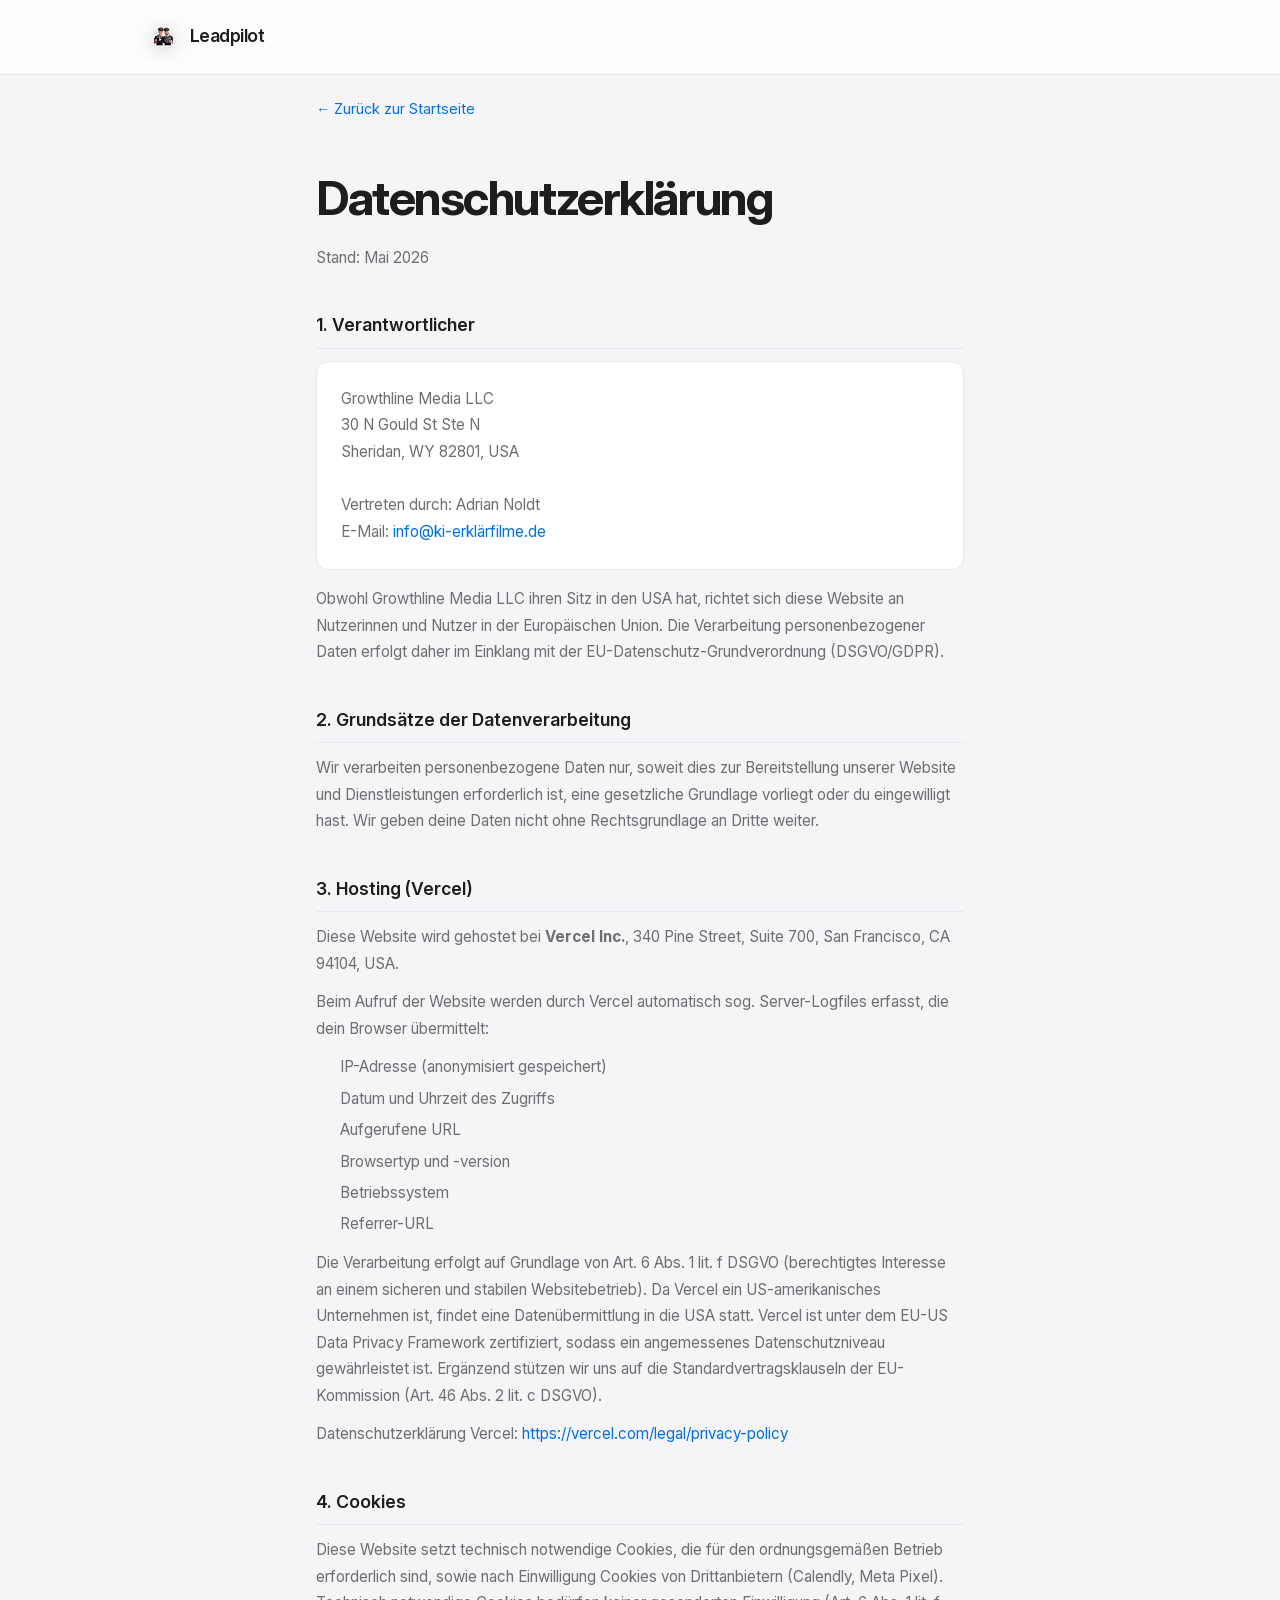
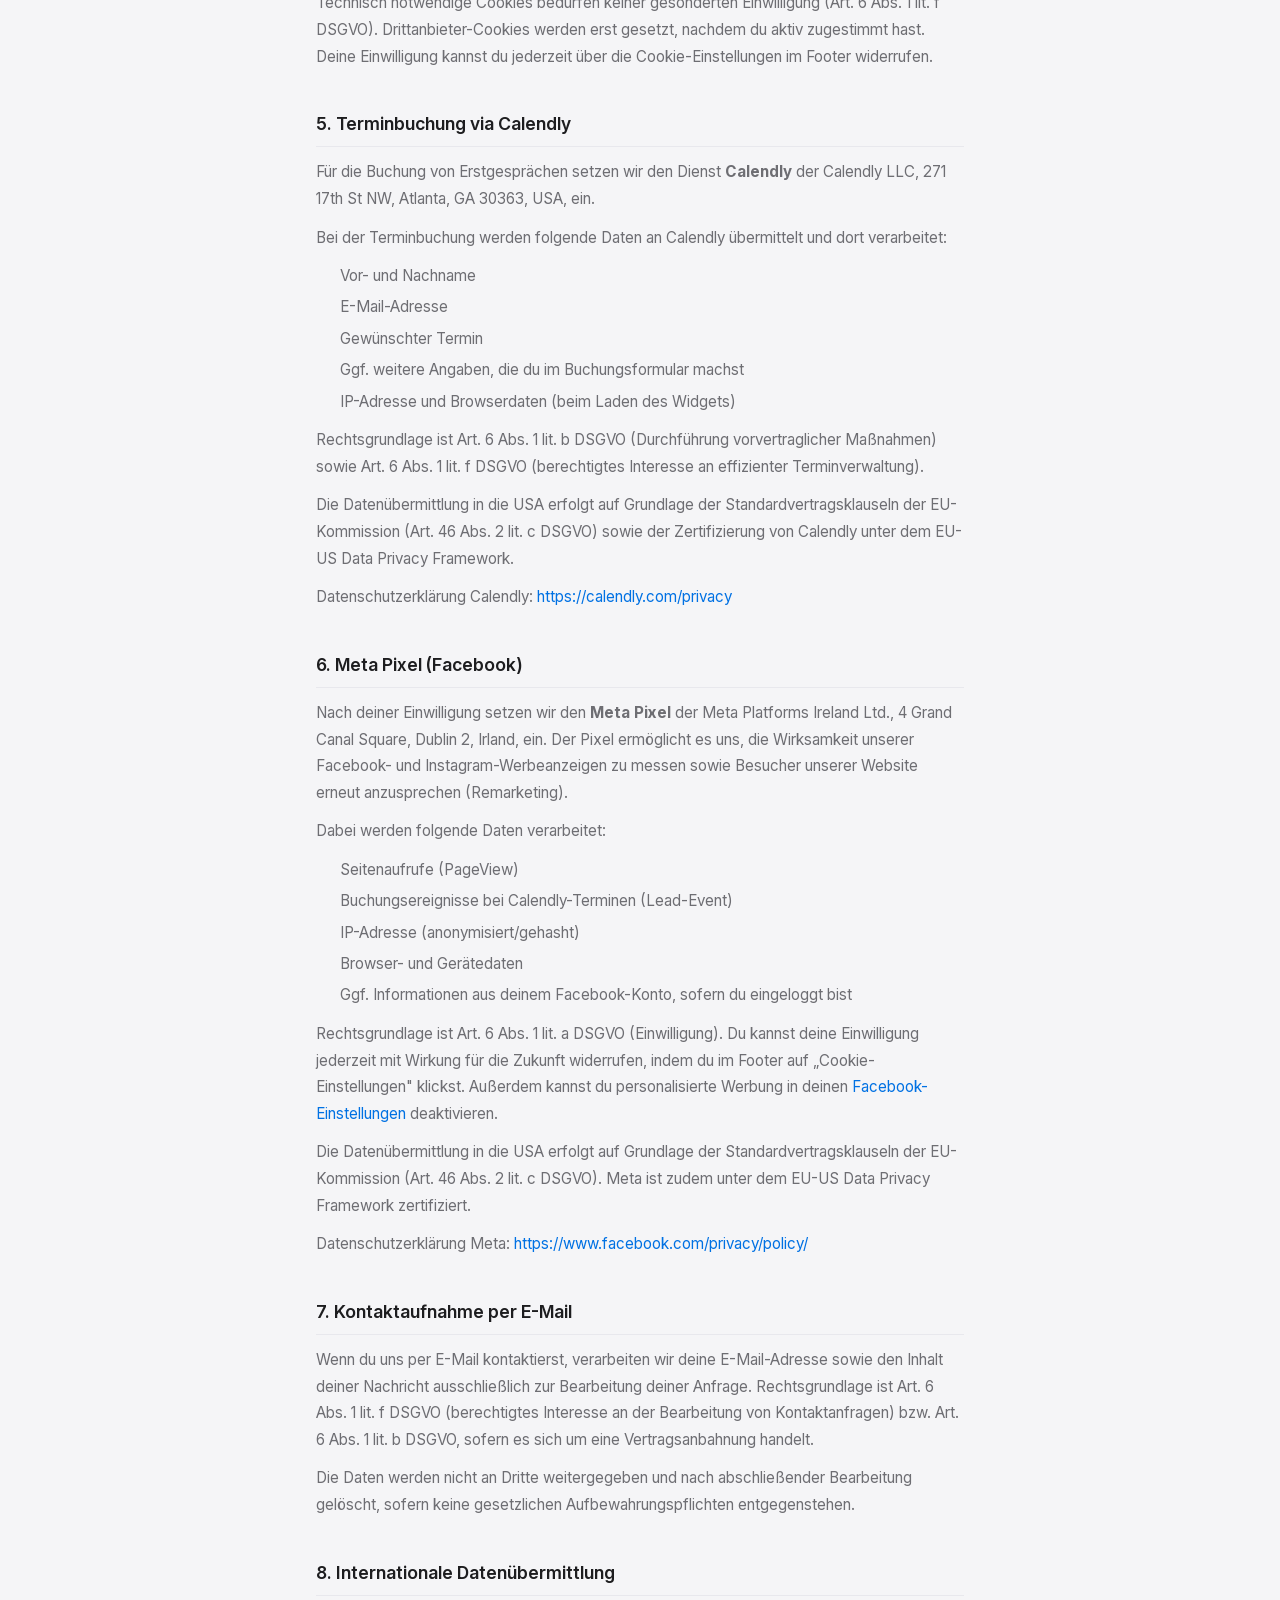
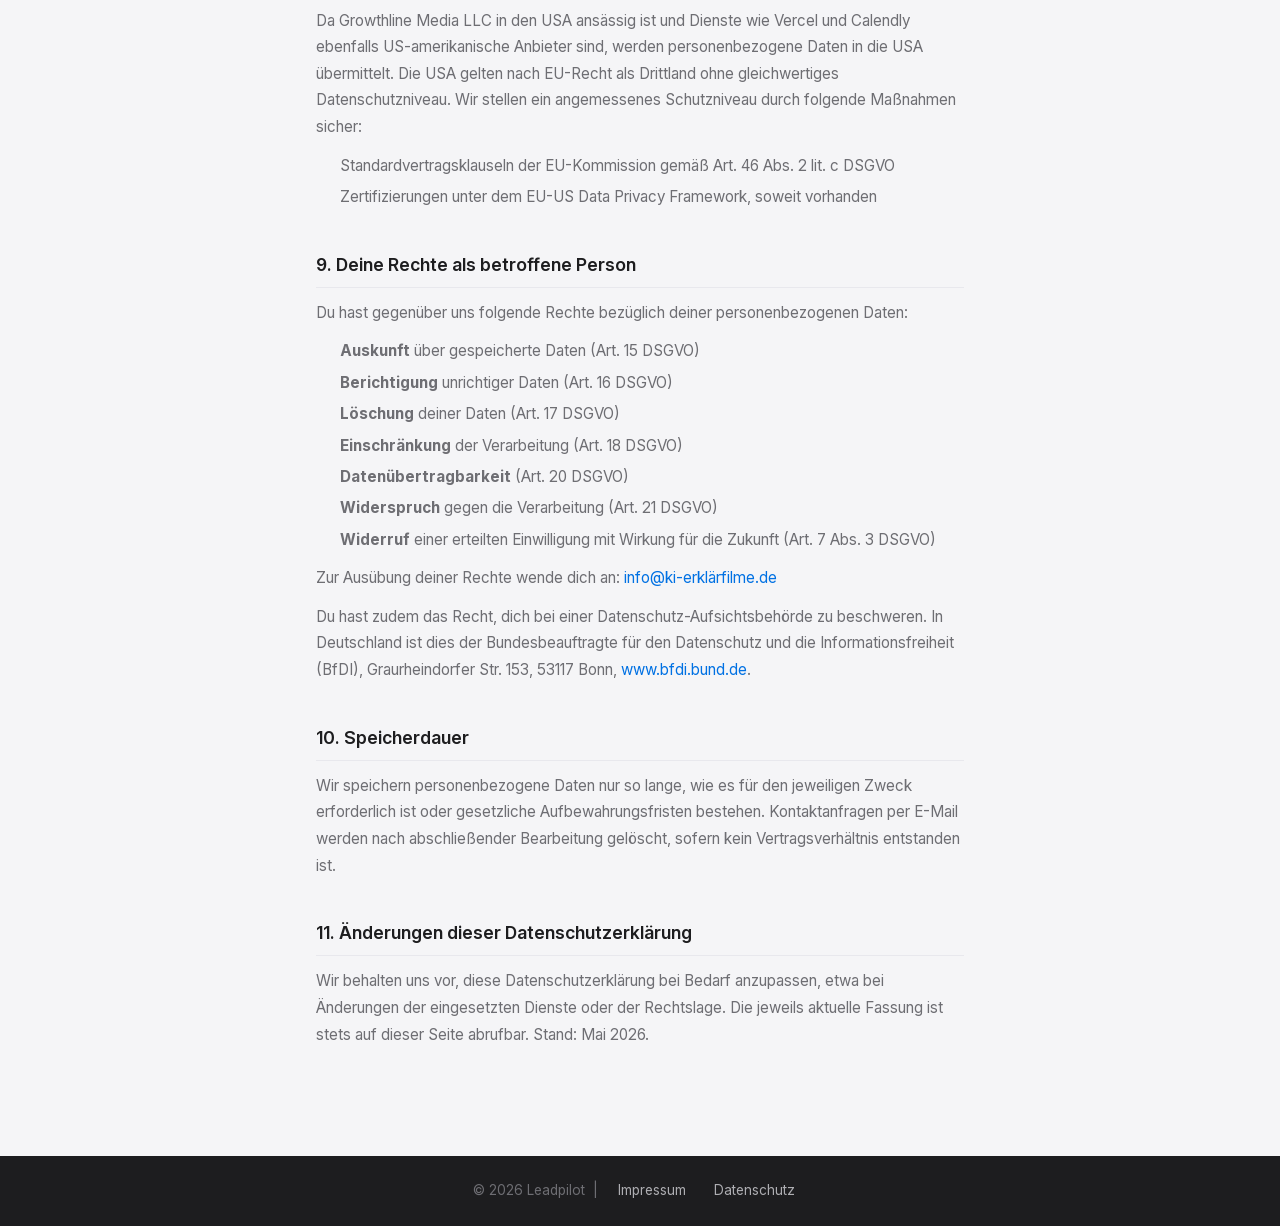
<file: datenschutz.html>
<!DOCTYPE html>
<html lang="de">
<head>
  <meta charset="UTF-8">
  <meta name="viewport" content="width=device-width, initial-scale=1.0">
  <title>Datenschutzerklärung — Leadpilot</title>
  <meta name="robots" content="noindex, follow">
  <link rel="canonical" href="https://leadpilot.de/datenschutz.html">
  <link rel="icon" type="image/png" sizes="32x32" href="assets/images/favicon-32x32.png">
  <link rel="stylesheet" href="assets/fonts/inter.css">
  <link rel="stylesheet" href="css/style.css">
  <style>
    .legal-page {
      background: var(--c-off-white);
      min-height: 100vh;
      padding-top: 6rem;
      padding-bottom: 6rem;
    }
    .legal-page .container { max-width: 760px; }
    .legal-page__back {
      display: inline-flex;
      align-items: center;
      gap: 0.4rem;
      color: var(--c-blue);
      text-decoration: none;
      font-size: 0.9rem;
      margin-bottom: 2.5rem;
      transition: opacity 0.2s;
    }
    .legal-page__back:hover { opacity: 0.7; }
    .legal-page h1 {
      font-size: clamp(2rem, 5vw, 3rem);
      font-weight: 700;
      color: var(--c-dark);
      margin-bottom: 0.5rem;
      letter-spacing: -0.03em;
    }
    .legal-page__date {
      color: var(--c-gray-4);
      font-size: 0.85rem;
      margin-bottom: 2.5rem;
    }
    .legal-page h2 {
      font-size: 1.1rem;
      font-weight: 600;
      color: var(--c-dark);
      margin-top: 2.5rem;
      margin-bottom: 0.75rem;
      padding-bottom: 0.5rem;
      border-bottom: 1px solid var(--c-gray-2);
    }
    .legal-page h3 {
      font-size: 0.95rem;
      font-weight: 600;
      color: var(--c-dark);
      margin-top: 1.5rem;
      margin-bottom: 0.5rem;
    }
    .legal-page p {
      color: var(--c-gray-4);
      line-height: 1.75;
      margin-bottom: 0.75rem;
      font-size: 0.95rem;
    }
    .legal-page ul {
      color: var(--c-gray-4);
      line-height: 1.75;
      margin-bottom: 0.75rem;
      font-size: 0.95rem;
      padding-left: 1.5rem;
    }
    .legal-page ul li { margin-bottom: 0.3rem; }
    .legal-page a { color: var(--c-blue); text-decoration: none; }
    .legal-page a:hover { text-decoration: underline; }
    .legal-info-box {
      background: var(--c-white);
      border-radius: 12px;
      padding: 1.5rem;
      margin-bottom: 1rem;
      border: 1px solid var(--c-gray-2);
    }
    .legal-info-box p { margin: 0; }
    .footer--simple {
      background: var(--c-dark);
      padding: 1.5rem 0;
      text-align: center;
    }
    .footer--simple p { color: var(--c-gray-4); font-size: 0.85rem; margin: 0; }
    .footer--simple a { color: var(--c-gray-3); text-decoration: none; margin: 0 0.75rem; }
    .footer--simple a:hover { color: var(--c-white); }
  </style>
</head>
<body>

  <nav class="nav" id="nav">
    <div class="nav__inner">
      <a href="index.html" class="nav__logo">
        <img src="assets/images/Logo-Leadpilot.png" alt="" class="nav__logo-img" aria-hidden="true">
        <span class="nav__logo-text">Leadpilot</span>
      </a>
    </div>
  </nav>

  <main class="legal-page">
    <div class="container">

      <a href="index.html" class="legal-page__back">← Zurück zur Startseite</a>

      <h1>Datenschutzerklärung</h1>
      <p class="legal-page__date">Stand: Mai 2026</p>

      <!-- ── 1. Verantwortlicher ── -->
      <h2>1. Verantwortlicher</h2>
      <div class="legal-info-box">
        <p>
          Growthline Media LLC<br>
          30 N Gould St Ste N<br>
          Sheridan, WY 82801, USA<br>
          <br>
          Vertreten durch: Adrian Noldt<br>
          E-Mail: <a href="mailto:info@ki-erklärfilme.de">info@ki-erklärfilme.de</a>
        </p>
      </div>
      <p>
        Obwohl Growthline Media LLC ihren Sitz in den USA hat, richtet sich diese Website an Nutzerinnen und Nutzer in der Europäischen Union. Die Verarbeitung personenbezogener Daten erfolgt daher im Einklang mit der EU-Datenschutz-Grundverordnung (DSGVO/GDPR).
      </p>

      <!-- ── 2. Grundsätze ── -->
      <h2>2. Grundsätze der Datenverarbeitung</h2>
      <p>
        Wir verarbeiten personenbezogene Daten nur, soweit dies zur Bereitstellung unserer Website und Dienstleistungen erforderlich ist, eine gesetzliche Grundlage vorliegt oder du eingewilligt hast. Wir geben deine Daten nicht ohne Rechtsgrundlage an Dritte weiter.
      </p>

      <!-- ── 3. Hosting ── -->
      <h2>3. Hosting (Vercel)</h2>
      <p>
        Diese Website wird gehostet bei <strong>Vercel Inc.</strong>, 340 Pine Street, Suite 700, San Francisco, CA 94104, USA.
      </p>
      <p>
        Beim Aufruf der Website werden durch Vercel automatisch sog. Server-Logfiles erfasst, die dein Browser übermittelt:
      </p>
      <ul>
        <li>IP-Adresse (anonymisiert gespeichert)</li>
        <li>Datum und Uhrzeit des Zugriffs</li>
        <li>Aufgerufene URL</li>
        <li>Browsertyp und -version</li>
        <li>Betriebssystem</li>
        <li>Referrer-URL</li>
      </ul>
      <p>
        Die Verarbeitung erfolgt auf Grundlage von Art. 6 Abs. 1 lit. f DSGVO (berechtigtes Interesse an einem sicheren und stabilen Websitebetrieb). Da Vercel ein US-amerikanisches Unternehmen ist, findet eine Datenübermittlung in die USA statt. Vercel ist unter dem EU-US Data Privacy Framework zertifiziert, sodass ein angemessenes Datenschutzniveau gewährleistet ist. Ergänzend stützen wir uns auf die Standardvertragsklauseln der EU-Kommission (Art. 46 Abs. 2 lit. c DSGVO).
      </p>
      <p>
        Datenschutzerklärung Vercel: <a href="https://vercel.com/legal/privacy-policy" target="_blank" rel="noopener noreferrer">https://vercel.com/legal/privacy-policy</a>
      </p>

      <!-- ── 4. Cookies ── -->
      <h2>4. Cookies</h2>
      <p>
        Diese Website setzt technisch notwendige Cookies, die für den ordnungsgemäßen Betrieb erforderlich sind, sowie nach Einwilligung Cookies von Drittanbietern (Calendly, Meta Pixel). Technisch notwendige Cookies bedürfen keiner gesonderten Einwilligung (Art. 6 Abs. 1 lit. f DSGVO). Drittanbieter-Cookies werden erst gesetzt, nachdem du aktiv zugestimmt hast. Deine Einwilligung kannst du jederzeit über die Cookie-Einstellungen im Footer widerrufen.
      </p>

      <!-- ── 5. Calendly ── -->
      <h2>5. Terminbuchung via Calendly</h2>
      <p>
        Für die Buchung von Erstgesprächen setzen wir den Dienst <strong>Calendly</strong> der Calendly LLC, 271 17th St NW, Atlanta, GA 30363, USA, ein.
      </p>
      <p>
        Bei der Terminbuchung werden folgende Daten an Calendly übermittelt und dort verarbeitet:
      </p>
      <ul>
        <li>Vor- und Nachname</li>
        <li>E-Mail-Adresse</li>
        <li>Gewünschter Termin</li>
        <li>Ggf. weitere Angaben, die du im Buchungsformular machst</li>
        <li>IP-Adresse und Browserdaten (beim Laden des Widgets)</li>
      </ul>
      <p>
        Rechtsgrundlage ist Art. 6 Abs. 1 lit. b DSGVO (Durchführung vorvertraglicher Maßnahmen) sowie Art. 6 Abs. 1 lit. f DSGVO (berechtigtes Interesse an effizienter Terminverwaltung).
      </p>
      <p>
        Die Datenübermittlung in die USA erfolgt auf Grundlage der Standardvertragsklauseln der EU-Kommission (Art. 46 Abs. 2 lit. c DSGVO) sowie der Zertifizierung von Calendly unter dem EU-US Data Privacy Framework.
      </p>
      <p>
        Datenschutzerklärung Calendly: <a href="https://calendly.com/privacy" target="_blank" rel="noopener noreferrer">https://calendly.com/privacy</a>
      </p>

      <!-- ── 6. Meta Pixel (Facebook) ── -->
      <h2>6. Meta Pixel (Facebook)</h2>
      <p>
        Nach deiner Einwilligung setzen wir den <strong>Meta Pixel</strong> der Meta Platforms Ireland Ltd., 4 Grand Canal Square, Dublin 2, Irland, ein. Der Pixel ermöglicht es uns, die Wirksamkeit unserer Facebook- und Instagram-Werbeanzeigen zu messen sowie Besucher unserer Website erneut anzusprechen (Remarketing).
      </p>
      <p>
        Dabei werden folgende Daten verarbeitet:
      </p>
      <ul>
        <li>Seitenaufrufe (PageView)</li>
        <li>Buchungsereignisse bei Calendly-Terminen (Lead-Event)</li>
        <li>IP-Adresse (anonymisiert/gehasht)</li>
        <li>Browser- und Gerätedaten</li>
        <li>Ggf. Informationen aus deinem Facebook-Konto, sofern du eingeloggt bist</li>
      </ul>
      <p>
        Rechtsgrundlage ist Art. 6 Abs. 1 lit. a DSGVO (Einwilligung). Du kannst deine Einwilligung jederzeit mit Wirkung für die Zukunft widerrufen, indem du im Footer auf „Cookie-Einstellungen" klickst. Außerdem kannst du personalisierte Werbung in deinen <a href="https://www.facebook.com/settings/?tab=ads" target="_blank" rel="noopener noreferrer">Facebook-Einstellungen</a> deaktivieren.
      </p>
      <p>
        Die Datenübermittlung in die USA erfolgt auf Grundlage der Standardvertragsklauseln der EU-Kommission (Art. 46 Abs. 2 lit. c DSGVO). Meta ist zudem unter dem EU-US Data Privacy Framework zertifiziert.
      </p>
      <p>
        Datenschutzerklärung Meta: <a href="https://www.facebook.com/privacy/policy/" target="_blank" rel="noopener noreferrer">https://www.facebook.com/privacy/policy/</a>
      </p>

      <!-- ── 7. Kontaktaufnahme ── -->
      <h2>7. Kontaktaufnahme per E-Mail</h2>
      <p>
        Wenn du uns per E-Mail kontaktierst, verarbeiten wir deine E-Mail-Adresse sowie den Inhalt deiner Nachricht ausschließlich zur Bearbeitung deiner Anfrage. Rechtsgrundlage ist Art. 6 Abs. 1 lit. f DSGVO (berechtigtes Interesse an der Bearbeitung von Kontaktanfragen) bzw. Art. 6 Abs. 1 lit. b DSGVO, sofern es sich um eine Vertragsanbahnung handelt.
      </p>
      <p>
        Die Daten werden nicht an Dritte weitergegeben und nach abschließender Bearbeitung gelöscht, sofern keine gesetzlichen Aufbewahrungspflichten entgegenstehen.
      </p>

      <!-- ── 8. Internationale Datenübermittlung ── -->
      <h2>8. Internationale Datenübermittlung</h2>
      <p>
        Da Growthline Media LLC in den USA ansässig ist und Dienste wie Vercel und Calendly ebenfalls US-amerikanische Anbieter sind, werden personenbezogene Daten in die USA übermittelt. Die USA gelten nach EU-Recht als Drittland ohne gleichwertiges Datenschutzniveau. Wir stellen ein angemessenes Schutzniveau durch folgende Maßnahmen sicher:
      </p>
      <ul>
        <li>Standardvertragsklauseln der EU-Kommission gemäß Art. 46 Abs. 2 lit. c DSGVO</li>
        <li>Zertifizierungen unter dem EU-US Data Privacy Framework, soweit vorhanden</li>
      </ul>

      <!-- ── 9. Deine Rechte ── -->
      <h2>9. Deine Rechte als betroffene Person</h2>
      <p>Du hast gegenüber uns folgende Rechte bezüglich deiner personenbezogenen Daten:</p>
      <ul>
        <li><strong>Auskunft</strong> über gespeicherte Daten (Art. 15 DSGVO)</li>
        <li><strong>Berichtigung</strong> unrichtiger Daten (Art. 16 DSGVO)</li>
        <li><strong>Löschung</strong> deiner Daten (Art. 17 DSGVO)</li>
        <li><strong>Einschränkung</strong> der Verarbeitung (Art. 18 DSGVO)</li>
        <li><strong>Datenübertragbarkeit</strong> (Art. 20 DSGVO)</li>
        <li><strong>Widerspruch</strong> gegen die Verarbeitung (Art. 21 DSGVO)</li>
        <li><strong>Widerruf</strong> einer erteilten Einwilligung mit Wirkung für die Zukunft (Art. 7 Abs. 3 DSGVO)</li>
      </ul>
      <p>
        Zur Ausübung deiner Rechte wende dich an: <a href="mailto:info@ki-erklärfilme.de">info@ki-erklärfilme.de</a>
      </p>
      <p>
        Du hast zudem das Recht, dich bei einer Datenschutz-Aufsichtsbehörde zu beschweren. In Deutschland ist dies der Bundesbeauftragte für den Datenschutz und die Informationsfreiheit (BfDI), Graurheindorfer Str. 153, 53117 Bonn, <a href="https://www.bfdi.bund.de" target="_blank" rel="noopener noreferrer">www.bfdi.bund.de</a>.
      </p>

      <!-- ── 10. Speicherdauer ── -->
      <h2>10. Speicherdauer</h2>
      <p>
        Wir speichern personenbezogene Daten nur so lange, wie es für den jeweiligen Zweck erforderlich ist oder gesetzliche Aufbewahrungsfristen bestehen. Kontaktanfragen per E-Mail werden nach abschließender Bearbeitung gelöscht, sofern kein Vertragsverhältnis entstanden ist.
      </p>

      <!-- ── 11. Änderungen ── -->
      <h2>11. Änderungen dieser Datenschutzerklärung</h2>
      <p>
        Wir behalten uns vor, diese Datenschutzerklärung bei Bedarf anzupassen, etwa bei Änderungen der eingesetzten Dienste oder der Rechtslage. Die jeweils aktuelle Fassung ist stets auf dieser Seite abrufbar. Stand: Mai 2026.
      </p>

    </div>
  </main>

  <footer class="footer--simple">
    <p>
      &copy; 2026 Leadpilot &nbsp;|&nbsp;
      <a href="impressum.html">Impressum</a>
      <a href="datenschutz.html">Datenschutz</a>
    </p>
  </footer>

</body>
</html>
</file>
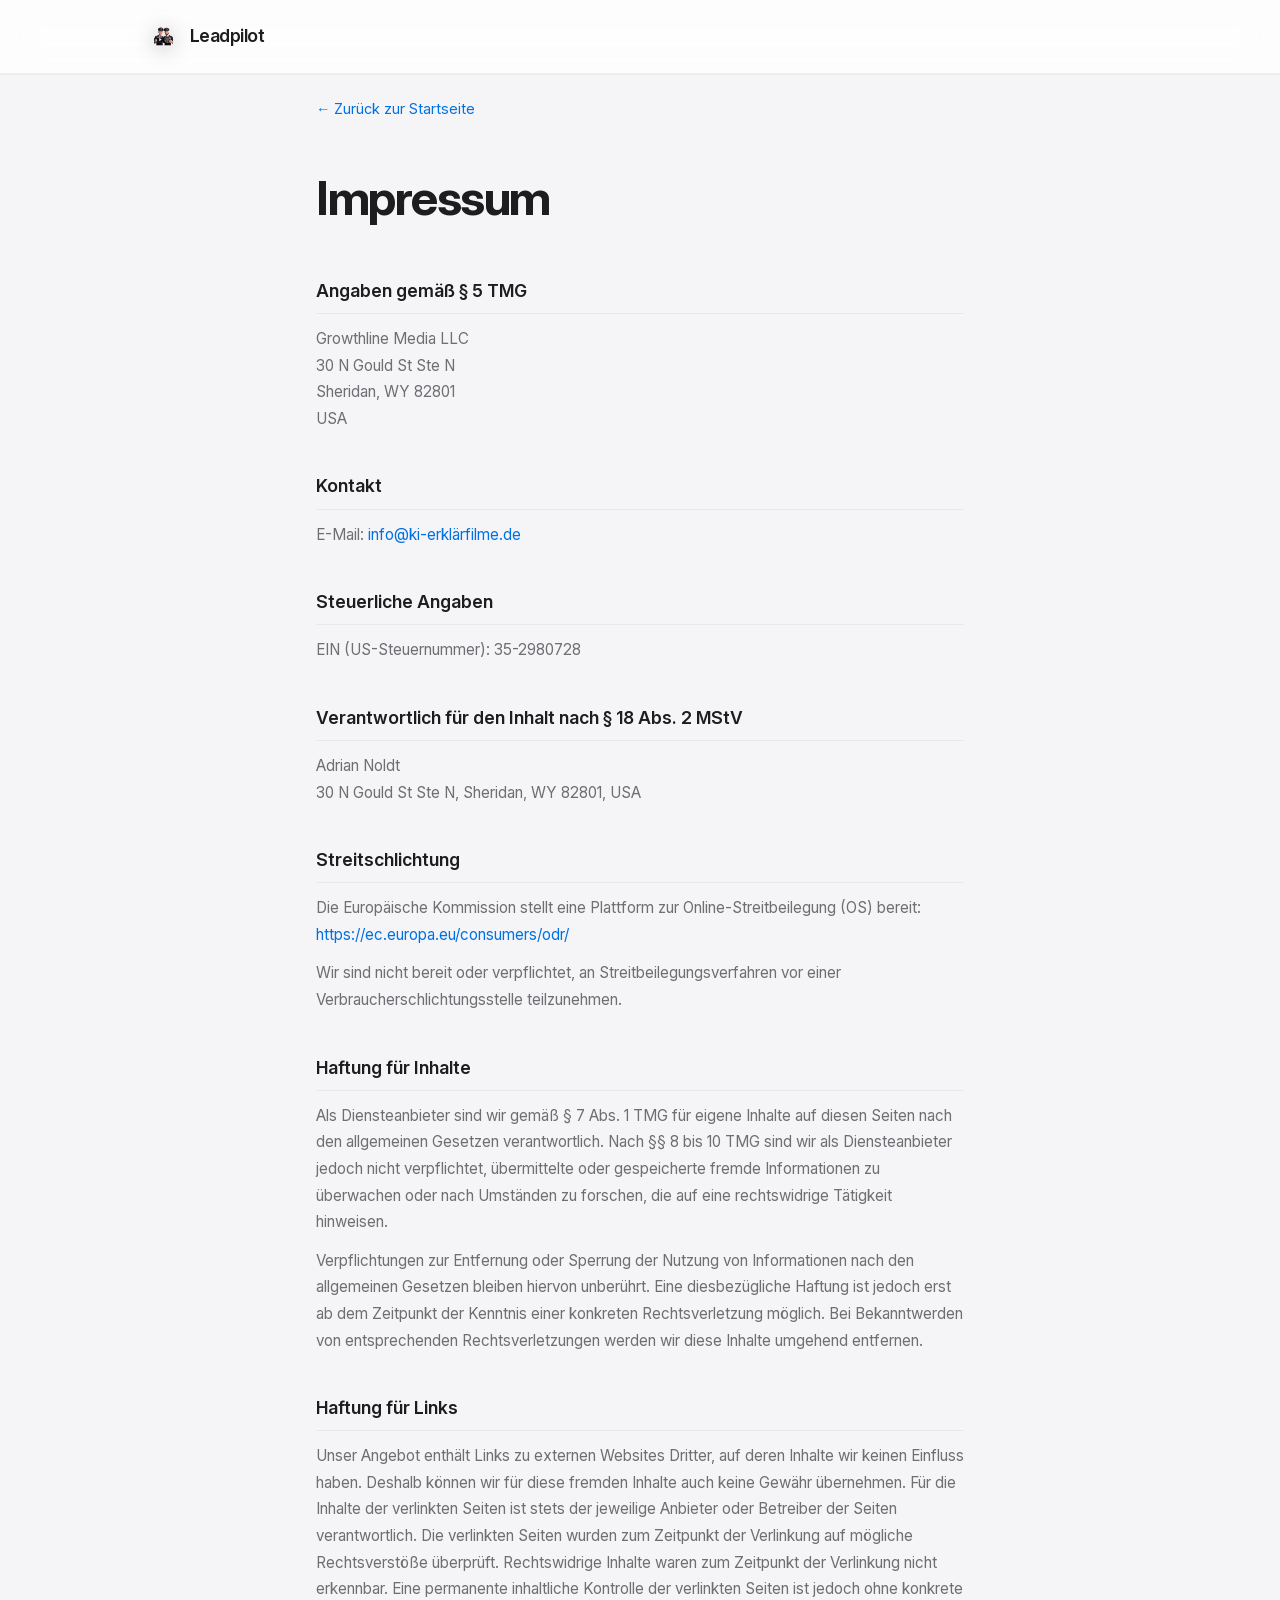
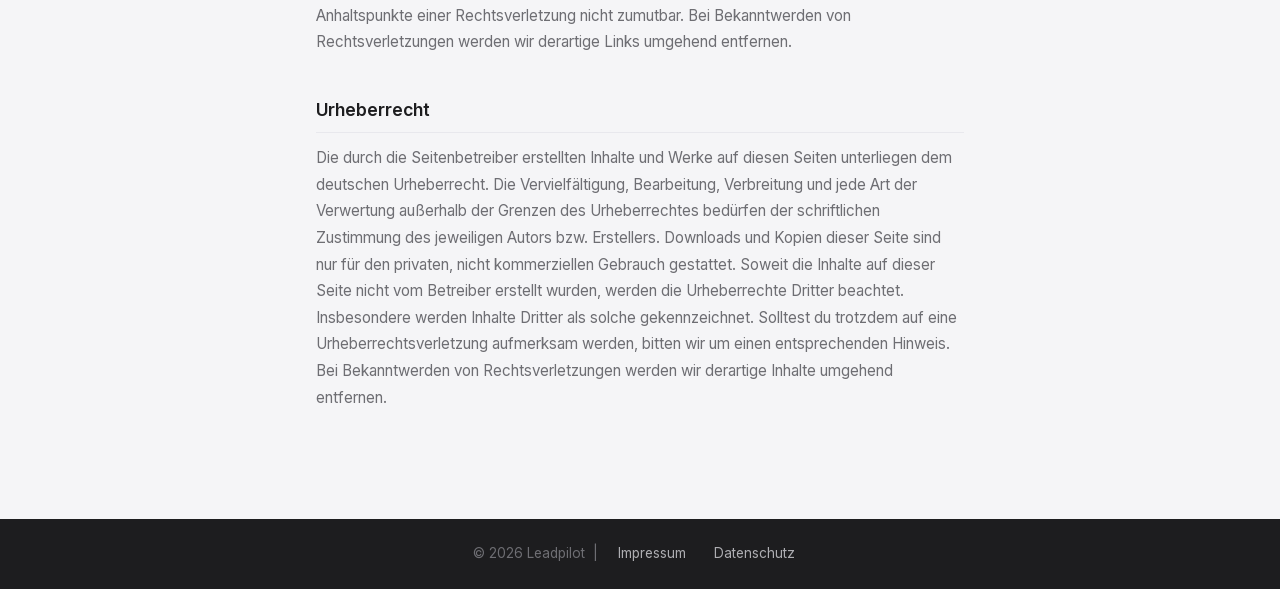
<file: impressum.html>
<!DOCTYPE html>
<html lang="de">
<head>
  <meta charset="UTF-8">
  <meta name="viewport" content="width=device-width, initial-scale=1.0">
  <title>Impressum — Leadpilot</title>
  <meta name="robots" content="noindex, follow">
  <link rel="canonical" href="https://leadpilot.de/impressum.html">
  <link rel="icon" type="image/png" sizes="32x32" href="assets/images/favicon-32x32.png">
  <link rel="stylesheet" href="assets/fonts/inter.css">
  <link rel="stylesheet" href="css/style.css">
  <style>
    .legal-page {
      background: var(--c-off-white);
      min-height: 100vh;
      padding-top: 6rem;
      padding-bottom: 6rem;
    }
    .legal-page .container { max-width: 760px; }
    .legal-page__back {
      display: inline-flex;
      align-items: center;
      gap: 0.4rem;
      color: var(--c-blue);
      text-decoration: none;
      font-size: 0.9rem;
      margin-bottom: 2.5rem;
      transition: opacity 0.2s;
    }
    .legal-page__back:hover { opacity: 0.7; }
    .legal-page h1 {
      font-size: clamp(2rem, 5vw, 3rem);
      font-weight: 700;
      color: var(--c-dark);
      margin-bottom: 2.5rem;
      letter-spacing: -0.03em;
    }
    .legal-page h2 {
      font-size: 1.1rem;
      font-weight: 600;
      color: var(--c-dark);
      margin-top: 2.5rem;
      margin-bottom: 0.75rem;
      padding-bottom: 0.5rem;
      border-bottom: 1px solid var(--c-gray-2);
    }
    .legal-page p {
      color: var(--c-gray-4);
      line-height: 1.75;
      margin-bottom: 0.75rem;
      font-size: 0.95rem;
    }
    .legal-page a { color: var(--c-blue); text-decoration: none; }
    .legal-page a:hover { text-decoration: underline; }
    .footer--simple {
      background: var(--c-dark);
      padding: 1.5rem 0;
      text-align: center;
    }
    .footer--simple p { color: var(--c-gray-4); font-size: 0.85rem; margin: 0; }
    .footer--simple a { color: var(--c-gray-3); text-decoration: none; margin: 0 0.75rem; }
    .footer--simple a:hover { color: var(--c-white); }
  </style>
</head>
<body>

  <nav class="nav" id="nav">
    <div class="nav__inner">
      <a href="index.html" class="nav__logo">
        <img src="assets/images/Logo-Leadpilot.png" alt="" class="nav__logo-img" aria-hidden="true">
        <span class="nav__logo-text">Leadpilot</span>
      </a>
    </div>
  </nav>

  <main class="legal-page">
    <div class="container">

      <a href="index.html" class="legal-page__back">← Zurück zur Startseite</a>

      <h1>Impressum</h1>

      <h2>Angaben gemäß § 5 TMG</h2>
      <p>
        Growthline Media LLC<br>
        30 N Gould St Ste N<br>
        Sheridan, WY 82801<br>
        USA
      </p>

      <h2>Kontakt</h2>
      <p>
        E-Mail: <a href="mailto:info@ki-erklärfilme.de">info@ki-erklärfilme.de</a>
      </p>

      <h2>Steuerliche Angaben</h2>
      <p>
        EIN (US-Steuernummer): 35-2980728
      </p>

      <h2>Verantwortlich für den Inhalt nach § 18 Abs. 2 MStV</h2>
      <p>
        Adrian Noldt<br>
        30 N Gould St Ste N, Sheridan, WY 82801, USA
      </p>

      <h2>Streitschlichtung</h2>
      <p>
        Die Europäische Kommission stellt eine Plattform zur Online-Streitbeilegung (OS) bereit:
        <a href="https://ec.europa.eu/consumers/odr/" target="_blank" rel="noopener noreferrer">https://ec.europa.eu/consumers/odr/</a>
      </p>
      <p>
        Wir sind nicht bereit oder verpflichtet, an Streitbeilegungsverfahren vor einer Verbraucherschlichtungsstelle teilzunehmen.
      </p>

      <h2>Haftung für Inhalte</h2>
      <p>
        Als Diensteanbieter sind wir gemäß § 7 Abs. 1 TMG für eigene Inhalte auf diesen Seiten nach den allgemeinen Gesetzen verantwortlich. Nach §§ 8 bis 10 TMG sind wir als Diensteanbieter jedoch nicht verpflichtet, übermittelte oder gespeicherte fremde Informationen zu überwachen oder nach Umständen zu forschen, die auf eine rechtswidrige Tätigkeit hinweisen.
      </p>
      <p>
        Verpflichtungen zur Entfernung oder Sperrung der Nutzung von Informationen nach den allgemeinen Gesetzen bleiben hiervon unberührt. Eine diesbezügliche Haftung ist jedoch erst ab dem Zeitpunkt der Kenntnis einer konkreten Rechtsverletzung möglich. Bei Bekanntwerden von entsprechenden Rechtsverletzungen werden wir diese Inhalte umgehend entfernen.
      </p>

      <h2>Haftung für Links</h2>
      <p>
        Unser Angebot enthält Links zu externen Websites Dritter, auf deren Inhalte wir keinen Einfluss haben. Deshalb können wir für diese fremden Inhalte auch keine Gewähr übernehmen. Für die Inhalte der verlinkten Seiten ist stets der jeweilige Anbieter oder Betreiber der Seiten verantwortlich. Die verlinkten Seiten wurden zum Zeitpunkt der Verlinkung auf mögliche Rechtsverstöße überprüft. Rechtswidrige Inhalte waren zum Zeitpunkt der Verlinkung nicht erkennbar. Eine permanente inhaltliche Kontrolle der verlinkten Seiten ist jedoch ohne konkrete Anhaltspunkte einer Rechtsverletzung nicht zumutbar. Bei Bekanntwerden von Rechtsverletzungen werden wir derartige Links umgehend entfernen.
      </p>

      <h2>Urheberrecht</h2>
      <p>
        Die durch die Seitenbetreiber erstellten Inhalte und Werke auf diesen Seiten unterliegen dem deutschen Urheberrecht. Die Vervielfältigung, Bearbeitung, Verbreitung und jede Art der Verwertung außerhalb der Grenzen des Urheberrechtes bedürfen der schriftlichen Zustimmung des jeweiligen Autors bzw. Erstellers. Downloads und Kopien dieser Seite sind nur für den privaten, nicht kommerziellen Gebrauch gestattet. Soweit die Inhalte auf dieser Seite nicht vom Betreiber erstellt wurden, werden die Urheberrechte Dritter beachtet. Insbesondere werden Inhalte Dritter als solche gekennzeichnet. Solltest du trotzdem auf eine Urheberrechtsverletzung aufmerksam werden, bitten wir um einen entsprechenden Hinweis. Bei Bekanntwerden von Rechtsverletzungen werden wir derartige Inhalte umgehend entfernen.
      </p>

    </div>
  </main>

  <footer class="footer--simple">
    <p>
      &copy; 2026 Leadpilot &nbsp;|&nbsp;
      <a href="impressum.html">Impressum</a>
      <a href="datenschutz.html">Datenschutz</a>
    </p>
  </footer>

</body>
</html>
</file>
<file: assets/fonts/inter.css>
/* Inter — lokal gehostet, kein Google-Server-Kontakt */
@font-face {
  font-family: 'Inter';
  font-style: normal;
  font-weight: 300 700;
  font-display: swap;
  src: url('inter-latin.woff2') format('woff2');
  unicode-range: U+0000-00FF, U+0131, U+0152-0153, U+02BB-02BC, U+02C6, U+02DA,
    U+02DC, U+0304, U+0308, U+0329, U+2000-206F, U+20AC, U+2122, U+2191,
    U+2193, U+2212, U+2215, U+FEFF, U+FFFD;
}
@font-face {
  font-family: 'Inter';
  font-style: italic;
  font-weight: 400;
  font-display: swap;
  src: url('inter-latin-italic.woff2') format('woff2');
  unicode-range: U+0000-00FF, U+0131, U+0152-0153, U+02BB-02BC, U+02C6, U+02DA,
    U+02DC, U+0304, U+0308, U+0329, U+2000-206F, U+20AC, U+2122, U+2191,
    U+2193, U+2212, U+2215, U+FEFF, U+FFFD;
}
</file>
<file: css/style.css>
/* ═══════════════════════════════════════════════════════════════
   LEADPILOT — Apple-Grade Design System
   Philosophie: Weniger, aber besser. Jedes Element verdient seinen Platz.
   ═══════════════════════════════════════════════════════════════ */

/* ── Reset ── */
*, *::before, *::after { box-sizing: border-box; margin: 0; padding: 0; }

/* ── Design Tokens ── */
:root {
  /* Neutrale Basis — Apple */
  --c-black:      #000000;
  --c-dark:       #1d1d1f;
  --c-dark-2:     #161617;
  --c-white:      #ffffff;
  --c-off-white:  #f5f5f7;
  --c-gray-1:     #f5f5f7;   /* hellster Hintergrund */
  --c-gray-2:     #e8e8ed;
  --c-gray-3:     #aeaeb2;
  --c-gray-4:     #6e6e73;   /* Body-Text auf hell */

  /* Apple Akzente */
  --c-blue:       #0071e3;
  --c-blue-light: #2997ff;
  --c-purple:     #bf5af2;
  --c-cyan:       #32ade6;

  /* Semantisch */
  --c-green:  #34c759;
  --c-red:    #ff453a;

  --font: 'Inter', -apple-system, BlinkMacSystemFont, 'SF Pro Display', sans-serif;

  --max-w:   1100px;
  --pad:     clamp(1.75rem, 5vw, 3.5rem);
  --r-sm:    10px;
  --r-md:    18px;
  --r-lg:    24px;
  --r-xl:    32px;
  --r-2xl:   40px;

  --ease-out:    cubic-bezier(0.16, 1, 0.3, 1);
  --ease-spring: cubic-bezier(0.34, 1.56, 0.64, 1);
  --ease-apple:  cubic-bezier(0.42, 0, 0.58, 1);
  --t-xs:  0.12s;
  --t-sm:  0.22s;
  --t-md:  0.42s;
  --t-lg:  0.72s;
}

/* ── Base ── */
html {
  scroll-behavior: smooth;
  -webkit-text-size-adjust: 100%;
  font-feature-settings: "cv01","cv03","cv04","ss01";
}
body {
  font-family: var(--font);
  background: var(--c-white);
  color: var(--c-dark);
  line-height: 1.6;
  overflow-x: hidden;
  -webkit-font-smoothing: antialiased;
  -moz-osx-font-smoothing: grayscale;
}
img    { display: block; max-width: 100%; }
a      { color: inherit; text-decoration: none; }
button { cursor: pointer; border: none; background: none; font: inherit; }
ul     { list-style: none; }

.container {
  max-width: var(--max-w);
  margin-inline: auto;
  padding-inline: var(--pad);
}

/* ═══════════════════════════════════════════════════════════════
   SCROLL REVEAL
   ═══════════════════════════════════════════════════════════════ */
.reveal {
  opacity: 0;
  transform: translateY(28px);
  transition:
    opacity var(--t-lg) var(--ease-out),
    transform var(--t-lg) var(--ease-out);
}
.reveal--delay-1 { transition-delay: 0.07s; }
.reveal--delay-2 { transition-delay: 0.14s; }
.reveal--delay-3 { transition-delay: 0.21s; }
.reveal.is-visible { opacity: 1; transform: none; }

/* ═══════════════════════════════════════════════════════════════
   TYPOGRAPHY HELPERS
   ═══════════════════════════════════════════════════════════════ */
.section-eyebrow {
  display: inline-block;
  font-size: 0.72rem;
  font-weight: 600;
  letter-spacing: 0.18em;
  text-transform: uppercase;
  color: var(--c-blue);
  margin-bottom: 1rem;
}
.section-eyebrow--light { color: var(--c-blue-light); }

.section-title {
  font-size: clamp(2.4rem, 5.5vw, 4rem);
  font-weight: 600;
  letter-spacing: -0.05em;
  line-height: 1.04;
  color: var(--c-dark);
}
.section-title--light { color: var(--c-white); }

.section-header {
  text-align: center;
  margin-bottom: clamp(3.5rem, 7vw, 6rem);
}
.section-header .section-sub {
  margin-top: 1.1rem;
  font-size: clamp(1rem, 2vw, 1.2rem);
  color: var(--c-gray-4);
  line-height: 1.65;
  max-width: 540px;
  margin-inline: auto;
}
.section-header--light .section-sub { color: rgba(255,255,255,0.42); }

/* ═══════════════════════════════════════════════════════════════
   BUTTONS — Apple Pill-Style
   ═══════════════════════════════════════════════════════════════ */
.btn {
  display: inline-flex;
  align-items: center;
  gap: 0.45rem;
  padding: 0.78rem 1.65rem;
  border-radius: 980px;
  font-size: 0.9rem;
  font-weight: 600;
  letter-spacing: -0.01em;
  white-space: nowrap;
  transition:
    background var(--t-sm) var(--ease-apple),
    box-shadow var(--t-sm) var(--ease-apple),
    transform var(--t-sm) var(--ease-apple),
    opacity var(--t-sm);
}
.btn:hover  { transform: scale(1.022); }
.btn:active { transform: scale(0.978); }

.btn--hero-primary {
  background: var(--c-blue);
  color: var(--c-white);
  font-weight: 700;
  letter-spacing: -0.015em;
  box-shadow: 0 4px 24px rgba(0,113,227,0.3);
}
.btn--hero-primary:hover {
  background: var(--c-blue-light);
  box-shadow: 0 8px 36px rgba(0,113,227,0.4);
}

.btn--hero-ghost {
  background: transparent;
  color: var(--c-dark);
  box-shadow: inset 0 0 0 1px rgba(0,0,0,0.15);
}
.btn--hero-ghost:hover {
  background: rgba(0,0,0,0.04);
  box-shadow: inset 0 0 0 1px rgba(0,0,0,0.22);
}

.btn--primary {
  background: var(--c-blue);
  color: var(--c-dark);
}
.btn--primary:hover {
  background: var(--c-blue-light);
  box-shadow: 0 6px 28px rgba(0,113,227,0.35);
}

.btn--dark {
  background: var(--c-dark);
  color: var(--c-white);
}
.btn--dark:hover {
  background: #2a2a2e;
  box-shadow: 0 6px 28px rgba(0,0,0,0.28);
}

.btn--white {
  background: var(--c-white);
  color: var(--c-dark);
}
.btn--white:hover {
  background: var(--c-off-white);
  box-shadow: 0 8px 32px rgba(0,0,0,0.18);
}

.btn--full { width: 100%; justify-content: center; }

.section-cta {
  text-align: center;
  margin-top: clamp(3rem, 6vw, 5rem);
}

/* ═══════════════════════════════════════════════════════════════
   NAVIGATION — Floating Glass Bar
   ═══════════════════════════════════════════════════════════════ */
.nav {
  position: fixed;
  inset-block-start: 0;
  inset-inline: 0;
  z-index: 200;
  background: rgba(255,255,255,0.82);
  backdrop-filter: saturate(180%) blur(20px);
  -webkit-backdrop-filter: saturate(180%) blur(20px);
  border-bottom: 1px solid rgba(0,0,0,0.06);
  box-shadow: 0 1px 0 rgba(0,0,0,0.04);
  transition:
    background var(--t-md) var(--ease-apple),
    border-color var(--t-md) var(--ease-apple),
    box-shadow var(--t-md) var(--ease-apple);
}

/* Über hellem Hero */
.nav--dark .nav__logo        { color: var(--c-dark); }
.nav--dark .nav__link        { color: var(--c-dark); opacity: 0.75; }
.nav--dark .nav__link:hover  { color: var(--c-dark); opacity: 1; background: rgba(0,0,0,0.04); }
.nav--dark .nav__link--cta         { background: var(--c-blue); color: var(--c-white); box-shadow: none; opacity: 1; }
.nav--dark .nav__link--cta:hover   { background: var(--c-blue-light); color: var(--c-white); opacity: 1; }
.nav--dark .nav__burger span { background: var(--c-dark); }

/* Gescrollt – warmes Frosted Glass */
.nav.is-scrolled {
  background: rgba(245,245,247,0.86);
  backdrop-filter: saturate(180%) blur(24px);
  -webkit-backdrop-filter: saturate(180%) blur(24px);
  border-color: rgba(0,0,0,0.06);
  box-shadow: 0 1px 0 rgba(0,0,0,0.04);
}
.nav.is-scrolled .nav__logo        { color: var(--c-dark); }
.nav.is-scrolled .nav__link        { color: var(--c-dark); opacity: 0.75; }
.nav.is-scrolled .nav__link:hover  { opacity: 1; background: rgba(0,0,0,0.04); }
.nav.is-scrolled .nav__link--cta         { background: var(--c-blue); color: var(--c-white); box-shadow: none; opacity: 1; }
.nav.is-scrolled .nav__link--cta:hover   { background: var(--c-blue-light); }
.nav.is-scrolled .nav__burger span { background: var(--c-dark); }

.nav__inner {
  max-width: var(--max-w);
  margin-inline: auto;
  padding: 0.9rem var(--pad);
  display: flex;
  align-items: center;
  gap: 1.25rem;
}

.nav__logo {
  margin-right: auto;
  display: flex;
  align-items: center;
  gap: 0.55rem;
  transition: opacity var(--t-sm);
}
.nav__logo:hover { opacity: 0.78; }

.nav__logo-img {
  height: 44px;
  width: auto;
  display: block;
  filter: drop-shadow(0 1px 0 rgba(255,255,255,0.6)) drop-shadow(0 2px 10px rgba(0,0,0,0.28));
  transition: filter var(--t-sm);
}

.nav__logo-text {
  font-size: 1.1rem;
  font-weight: 600;
  letter-spacing: -0.03em;
  color: var(--c-dark);
}

.nav__links { display: flex; align-items: center; gap: 0.1rem; }

.nav__link {
  font-size: 0.84rem;
  font-weight: 400;
  color: var(--c-dark);
  padding: 0.35rem 0.75rem;
  border-radius: 980px;
  transition: background var(--t-xs), color var(--t-xs), opacity var(--t-xs), box-shadow var(--t-xs);
  opacity: 0.8;
  white-space: nowrap;
}
.nav__link:hover  { opacity: 1; }
.nav__link--cta { opacity: 1; font-weight: 600; }

.nav__burger {
  display: none;
  flex-direction: column;
  gap: 5px;
  padding: 6px;
  border-radius: 7px;
  transition: background var(--t-xs);
}
.nav__burger:hover { background: rgba(0,0,0,0.05); }
.nav__burger span {
  display: block;
  width: 20px;
  height: 1.5px;
  background: var(--c-dark);
  border-radius: 2px;
  transition: transform var(--t-md) var(--ease-out), opacity var(--t-sm);
}
.nav__burger.is-open span:nth-child(1) { transform: translateY(6.5px) rotate(45deg); }
.nav__burger.is-open span:nth-child(2) { opacity: 0; }
.nav__burger.is-open span:nth-child(3) { transform: translateY(-6.5px) rotate(-45deg); }

.nav__mobile {
  max-height: 0;
  overflow: hidden;
  background: rgba(245,245,247,0.97);
  backdrop-filter: blur(24px);
  -webkit-backdrop-filter: blur(24px);
  transition: max-height var(--t-md) var(--ease-out);
}
.nav__mobile.is-open {
  max-height: 500px;
  padding-block: 0.5rem 1.5rem;
  border-top: 1px solid rgba(0,0,0,0.05);
}
.nav__mobile-link {
  display: block;
  padding: 0.75rem var(--pad);
  font-size: 1rem;
  color: var(--c-dark);
  border-bottom: 1px solid rgba(0,0,0,0.04);
}
.nav__mobile-link--cta { color: var(--c-blue); font-weight: 700; }

/* ═══════════════════════════════════════════════════════════════
   HERO — Cinematic Dark
   ═══════════════════════════════════════════════════════════════ */
.hero {
  position: relative;
  min-height: 100svh;
  display: flex;
  align-items: center;
  justify-content: center;
  background: var(--c-white);
  overflow: hidden;
  padding-block: 10rem 8rem;
}

/* Mesh Gradient Orbs */
.hero__mesh { position: absolute; inset: 0; pointer-events: none; }
.hero__mesh-orb {
  position: absolute;
  border-radius: 50%;
  filter: blur(100px);
  animation: meshFloat 18s ease-in-out infinite;
  will-change: transform;
}
.hero__mesh-orb--1 {
  width: 700px; height: 700px;
  background: radial-gradient(circle, rgba(0,113,227,0.14), transparent 65%);
  top: -200px; left: -150px;
}
.hero__mesh-orb--2 {
  width: 600px; height: 600px;
  background: radial-gradient(circle, rgba(191,90,242,0.11), transparent 65%);
  top: -100px; right: -100px;
  animation-delay: -6s;
}
.hero__mesh-orb--3 {
  width: 500px; height: 500px;
  background: radial-gradient(circle, rgba(50,173,230,0.09), transparent 65%);
  bottom: -150px; left: 30%;
  animation-delay: -12s;
}
.hero__mesh-orb--4 {
  width: 350px; height: 350px;
  background: radial-gradient(circle, rgba(41,151,255,0.08), transparent 65%);
  bottom: 10%; right: 5%;
  animation-delay: -4s;
}
@keyframes meshFloat {
  0%, 100% { transform: translate(0, 0) scale(1); }
  33%       { transform: translate(40px, -50px) scale(1.07); }
  66%       { transform: translate(-25px, 35px) scale(0.93); }
}

/* Subtiles Grid */
.hero__grid-overlay {
  position: absolute;
  inset: 0;
  background-image:
    linear-gradient(rgba(41,151,255,0.04) 1px, transparent 1px),
    linear-gradient(90deg, rgba(41,151,255,0.04) 1px, transparent 1px);
  background-size: 72px 72px;
  pointer-events: none;
  mask-image: radial-gradient(ellipse 75% 75% at 50% 50%, black 20%, transparent 100%);
}

/* Film-Grain — deaktiviert auf weißem Hintergrund */
.hero__noise { display: none; }

/* Hero Stacked Layout */
.hero__layout {
  position: relative;
  z-index: 2;
  display: grid;
  grid-template-columns: 1fr;
  gap: clamp(2.5rem, 5vw, 4rem);
  align-items: center;
  justify-items: center;
  max-width: var(--max-w);
  width: 100%;
  padding-inline: var(--pad);
}

/* Hero Content */
.hero__content {
  position: relative;
  text-align: center;
  max-width: 920px;
}

.hero__badge {
  display: inline-flex;
  align-items: center;
  gap: 0.55rem;
  padding: 0.38rem 1.1rem;
  background: rgba(0,113,227,0.08);
  box-shadow: inset 0 0 0 1px rgba(0,113,227,0.25);
  border-radius: 980px;
  font-size: 0.74rem;
  font-weight: 600;
  color: var(--c-blue);
  letter-spacing: 0.12em;
  text-transform: uppercase;
  margin-bottom: 1.75rem;
  margin-inline: auto;
}
.hero__badge-pulse {
  width: 6px; height: 6px;
  border-radius: 50%;
  background: var(--c-blue-light);
  box-shadow: 0 0 0 0 rgba(41,151,255,0.6);
  animation: pulseRing 2.8s ease-in-out infinite;
}
@keyframes pulseRing {
  0%   { box-shadow: 0 0 0 0 rgba(41,151,255,0.6); }
  60%  { box-shadow: 0 0 0 7px rgba(41,151,255,0); }
  100% { box-shadow: 0 0 0 0 rgba(41,151,255,0); }
}

.hero__headline {
  font-size: clamp(2.6rem, 4.6vw, 6rem);
  font-weight: 700;
  letter-spacing: -0.05em;
  line-height: 1.06;
  color: var(--c-dark);
  margin-bottom: 1.75rem;
}
.hero__headline-em {
  display: block;
  font-style: normal;
  background: linear-gradient(
    108deg,
    #2997ff  0%,
    #0071e3 22%,
    #bf5af2 46%,
    #32ade6 66%,
    #0071e3 82%,
    #2997ff 100%
  );
  -webkit-background-clip: text;
  -webkit-text-fill-color: transparent;
  background-clip: text;
  background-size: 200% auto;
  animation: gradientFlow 8s linear infinite;
}
@keyframes gradientFlow {
  0%   { background-position: 0% center; }
  100% { background-position: 200% center; }
}

.hero__sub {
  font-size: clamp(1.05rem, 1.6vw, 1.3rem);
  font-weight: 400;
  color: #3a3a3f;
  line-height: 1.6;
  letter-spacing: -0.01em;
  max-width: 560px;
  margin-inline: auto;
  margin-bottom: 0;
}

/* Desktop: Text links, Video rechts */
@media (min-width: 769px) {
  .hero__layout {
    grid-template-columns: 1fr 1.1fr;
    justify-items: start;
    align-items: center;
    max-width: min(92vw, 1440px);
    gap: clamp(2.5rem, 5vw, 5rem);
  }
  .hero__content {
    text-align: left;
    max-width: 100%;
  }
  .hero__badge      { margin-inline: 0; }
  .hero__sub        { margin-inline: 0; max-width: 100%; font-size: 1.1rem; }
  .hero__headline   { font-size: clamp(2.4rem, 3.4vw, 4.2rem); }
  .hero__headline-em br { display: none; }
  .hero__actions {
    justify-content: flex-start;
  }
  .hero__actions .btn {
    padding: 0.9rem 2.2rem;
    font-size: 1rem;
  }
  .hero__video-wrap {
    grid-column: 2;
    grid-row: 1 / span 2;
    width: 100%;
    align-self: center;
  }
}

.hero__actions {
  display: flex;
  gap: 0.7rem;
  justify-content: center;
  flex-wrap: wrap;
  margin-bottom: 0;
}

.hero__chips {
  display: flex;
  gap: 0.4rem;
  justify-content: flex-start;
  flex-wrap: wrap;
}
.chip {
  font-size: 0.7rem;
  font-weight: 500;
  letter-spacing: 0.04em;
  color: rgba(41,151,255,0.6);
  padding: 0.25rem 0.7rem;
  box-shadow: inset 0 0 0 1px rgba(0,113,227,0.22);
  border-radius: 980px;
}

/* Hero Video — YouTube 16:9 */
.hero__video-wrap {
  position: relative;
  border-radius: var(--r-2xl);
  overflow: hidden;
  aspect-ratio: 16 / 9;
  background: #000;
  border: 1px solid rgba(0,113,227,0.18);
  box-shadow:
    0 2px 0 rgba(255,255,255,0.08) inset,
    0 32px 80px rgba(0,0,0,0.45),
    0 4px 24px rgba(0,113,227,0.14);
  width: 100%;
}

.hero__video {
  position: absolute;
  inset: 0;
  width: 100%;
  height: 100%;
  object-fit: cover;
  border: none;
  pointer-events: none;
}

.hero__video-play {
  position: absolute;
  inset: 0;
  display: flex;
  align-items: center;
  justify-content: center;
  background: rgba(0,0,0,0.18);
  border: none;
  cursor: pointer;
  touch-action: manipulation;
  transition: background var(--t-sm) var(--ease-apple), opacity var(--t-md);
  z-index: 3;
}
.hero__video-play:hover { background: rgba(0,0,0,0.28); }
.hero__video-play svg {
  width: 72px;
  height: 72px;
  filter: drop-shadow(0 4px 24px rgba(0,0,0,0.5));
  transition: transform var(--t-sm) var(--ease-spring);
}
.hero__video-play:hover svg { transform: scale(1.1); }
.hero__video-play.is-hidden {
  opacity: 0;
  pointer-events: none;
}
.hero__video-wrap.is-playing .hero__video-play {
  display: none;
}
.hero__video-wrap.is-playing .hero__video {
  pointer-events: auto;
}

.hero__scroll-hint {
  position: absolute;
  bottom: 2.75rem;
  left: 50%;
  transform: translateX(-50%);
  display: flex;
  flex-direction: column;
  align-items: center;
  gap: 0.55rem;
  opacity: 0.28;
}
.hero__scroll-line {
  width: 1px;
  height: 48px;
  background: linear-gradient(to bottom, var(--c-blue-light), transparent);
  animation: scrollLine 2.2s ease-in-out infinite;
}
@keyframes scrollLine {
  0%   { transform: scaleY(1);   transform-origin: top;    opacity: 1; }
  50%  { transform: scaleY(0.25); transform-origin: top;   opacity: 0.3; }
  51%  { transform: scaleY(0);   transform-origin: bottom; }
  100% { transform: scaleY(1);   transform-origin: bottom; opacity: 1; }
}
.hero__scroll-label {
  font-size: 0.62rem;
  font-weight: 500;
  letter-spacing: 0.18em;
  text-transform: uppercase;
  color: var(--c-blue-light);
}

/* ═══════════════════════════════════════════════════════════════
   PORTFOLIO
   ═══════════════════════════════════════════════════════════════ */
.portfolio {
  background: var(--c-white);
  padding-block: clamp(6rem, 12vw, 10rem);
  padding-bottom: clamp(6rem, 12vw, 10rem);
}
.portfolio .container {
  max-width: 100%;
  padding-inline: clamp(1rem, 3vw, 3rem);
}

.portfolio__grid {
  display: grid;
  grid-template-columns: repeat(6, 1fr);
  column-gap: 1.25rem;
  row-gap: 1.25rem;
}

/* 3×2 gleichmäßiges Grid */
.video-card { grid-column: span 2; }

.portfolio .section-header {
  position: relative;
  padding-bottom: 2rem;
  margin-bottom: 0;
}


.video-card {
  border-radius: var(--r-xl);
  overflow: hidden;
  background: var(--c-white);
  border: 1px solid rgba(0,0,0,0.07);
  box-shadow: 0 2px 16px rgba(0,0,0,0.06);
  transition:
    transform var(--t-md) var(--ease-out),
    box-shadow var(--t-md) var(--ease-out);
}
.video-card:hover {
  transform: translateY(-5px);
  box-shadow: 0 16px 48px rgba(0,0,0,0.12);
}

.video-card__media {
  position: relative;
  aspect-ratio: 16 / 9;
  overflow: hidden;
  background: linear-gradient(135deg, #0d1117 0%, #161b22 40%, #1c2333 100%);
}

.video-card__iframe,
.video-card__video {
  position: absolute;
  inset: 0;
  width: 100%;
  height: 100%;
  border: none;
  object-fit: cover;
}
.video-card__video::-webkit-media-controls-overflow-button {
  display: none;
}

.video-card__play {
  position: absolute;
  inset: 0;
  display: flex;
  align-items: center;
  justify-content: center;
  background: transparent;
  border: none;
  cursor: pointer;
  touch-action: manipulation;
  transition: opacity 0.2s ease;
}
.video-card__play svg {
  width: 64px;
  height: 64px;
  filter: drop-shadow(0 4px 20px rgba(0,0,0,0.6));
  transition: transform 0.2s ease;
}
.video-card__play:hover svg {
  transform: scale(1.1);
}
.video-card__media.is-playing .video-card__play {
  display: none;
}

.video-card--cta {
  background: var(--c-off-white);
  border: 2px dashed var(--c-gray-2);
  display: flex;
  align-items: center;
  justify-content: center;
  min-height: 220px;
}
.video-card--cta:hover {
  transform: translateY(-5px);
  border-color: var(--c-blue-light);
  box-shadow: 0 16px 48px rgba(0,0,0,0.08);
}
.video-card__cta-link {
  display: flex;
  flex-direction: column;
  align-items: center;
  gap: 1rem;
  text-decoration: none;
  padding: 2rem;
}
.video-card__cta-plus {
  width: 64px;
  height: 64px;
  border-radius: 50%;
  border: 2px solid var(--c-gray-3);
  display: flex;
  align-items: center;
  justify-content: center;
  font-size: 2rem;
  font-weight: 300;
  color: var(--c-gray-4);
  transition: border-color var(--t-sm), color var(--t-sm);
}
.video-card--cta:hover .video-card__cta-plus {
  border-color: var(--c-blue-light);
  color: var(--c-blue-light);
}
.video-card__cta-text {
  font-size: 1.05rem;
  font-weight: 600;
  color: var(--c-gray-4);
  transition: color var(--t-sm);
}
.video-card--cta:hover .video-card__cta-text {
  color: var(--c-blue-light);
}

.video-card__logo-wrap {
  display: flex;
  align-items: center;
  justify-content: center;
  padding: 1.25rem 2rem;
  min-height: 110px;
  background: var(--c-white);
}
.video-card__logo-img {
  max-height: 72px;
  max-width: 240px;
  width: auto;
  height: auto;
  object-fit: contain;
}
.video-card__logo-img[src=""] {
  display: none;
}

/* ── Video Modal ── */
.video-modal {
  position: fixed;
  inset: 0;
  z-index: 1000;
  display: flex;
  align-items: center;
  justify-content: center;
}
.video-modal[hidden] { display: none; }

.video-modal__backdrop {
  position: absolute;
  inset: 0;
  background: rgba(0,0,0,0.85);
  backdrop-filter: blur(6px);
  -webkit-backdrop-filter: blur(6px);
  cursor: pointer;
  opacity: 0;
  transition: opacity 0.35s ease;
}
.video-modal.is-open .video-modal__backdrop { opacity: 1; }

.video-modal__box {
  position: relative;
  z-index: 1;
  width: min(90vw, 960px);
  border-radius: var(--r-xl);
  overflow: hidden;
  background: #000;
  box-shadow: 0 32px 80px rgba(0,0,0,0.7);
  transform: scale(0.05);
  opacity: 0;
  transition:
    transform 0.45s cubic-bezier(0.34, 1.4, 0.64, 1),
    opacity   0.3s ease;
}
.video-modal.is-open .video-modal__box {
  transform: scale(1);
  opacity: 1;
}

.video-modal__video {
  display: block;
  width: 100%;
  max-height: 80vh;
  object-fit: contain;
}

.video-modal__close {
  position: absolute;
  top: 12px;
  right: 12px;
  z-index: 2;
  width: 36px;
  height: 36px;
  display: flex;
  align-items: center;
  justify-content: center;
  background: rgba(0,0,0,0.55);
  backdrop-filter: blur(8px);
  -webkit-backdrop-filter: blur(8px);
  border: 1px solid rgba(255,255,255,0.15);
  border-radius: 50%;
  color: #fff;
  cursor: pointer;
  transition: background 0.2s;
}
.video-modal__close:hover { background: rgba(0,0,0,0.8); }
.video-modal__close svg { width: 16px; height: 16px; }

.video-card__info {
  padding: 1rem 1.25rem 1.2rem;
}
.video-card__tag {
  display: block;
  font-size: 0.68rem;
  font-weight: 600;
  letter-spacing: 0.1em;
  text-transform: uppercase;
  color: var(--c-blue);
  margin-bottom: 0.3rem;
}
.video-card__title {
  font-size: 1rem;
  font-weight: 600;
  letter-spacing: -0.02em;
  color: var(--c-dark);
  line-height: 1.3;
}


/* ═══════════════════════════════════════════════════════════════
   VORTEILE — Bento Grid
   ═══════════════════════════════════════════════════════════════ */
.vorteile {
  background: var(--c-gray-1);
  padding-block: clamp(6rem, 12vw, 10rem);
}

.bento {
  display: grid;
  grid-template-columns: repeat(3, 1fr);
  gap: 12px;
}

.bento__card {
  background: var(--c-white);
  border-radius: var(--r-xl);
  padding: 2.25rem;
  border: 1px solid rgba(0,0,0,0.055);
  position: relative;
  overflow: hidden;
  transition:
    transform var(--t-md) var(--ease-out),
    box-shadow var(--t-md) var(--ease-out);
  cursor: default;
}
.bento__card:hover {
  transform: translateY(-4px);
  box-shadow: 0 2px 4px rgba(0,0,0,0.03), 0 12px 40px rgba(0,0,0,0.08);
}
.bento__card--tall  { grid-row: span 2; display: flex; flex-direction: column; }
.bento__card--tall .bento__card-body { margin-top: auto; }
.bento__card--wide  { grid-column: span 2; }

/* Dunkle Akzent-Karte */
.bento__card--accent {
  background: var(--c-dark);
  border-color: transparent;
}
.bento__card--accent:hover {
  box-shadow: 0 12px 48px rgba(0,0,0,0.4), 0 0 0 1px rgba(0,113,227,0.18);
}
.bento__card--accent .bento__card-icon  { color: var(--c-blue-light); }
.bento__card--accent .bento__card-title { color: rgba(255,255,255,0.96); }
.bento__card--accent .bento__card-text  { color: rgba(255,255,255,0.68); }

/* Subtiler Gold-Schimmer nur auf Akzent-Karte */
.bento__card-gradient {
  position: absolute;
  inset: 0;
  background: radial-gradient(ellipse 110% 90% at 0% 0%, rgba(0,113,227,0.16) 0%, transparent 55%);
  pointer-events: none;
}

.bento__card-icon { width: 38px; height: 38px; color: var(--c-blue); margin-bottom: 1.5rem; flex-shrink: 0; }
.bento__card-icon svg { width: 100%; height: 100%; }

.bento__card-title {
  font-size: 1.22rem;
  font-weight: 700;
  letter-spacing: -0.03em;
  color: var(--c-dark);
  margin-bottom: 0.6rem;
  line-height: 1.25;
}
.bento__card-text {
  font-size: 0.92rem;
  color: #4a4a52;
  line-height: 1.7;
}

/* ═══════════════════════════════════════════════════════════════
   VERGLEICH
   ═══════════════════════════════════════════════════════════════ */
.vergleich {
  background: var(--c-white);
  padding-block: clamp(6rem, 12vw, 10rem);
}

.comparison {
  display: grid;
  grid-template-columns: 1fr 1fr;
  gap: 12px;
  max-width: 860px;
  margin-inline: auto;
}

.comparison__card {
  border-radius: var(--r-xl);
  padding: 2.25rem 2.5rem;
  transition: transform var(--t-md) var(--ease-out), box-shadow var(--t-md) var(--ease-out);
}
.comparison__card:hover { transform: translateY(-3px); }

.comparison__card--other {
  background: var(--c-gray-1);
  border: 1px solid rgba(0,0,0,0.055);
}
.comparison__card--other:hover { box-shadow: 0 8px 36px rgba(0,0,0,0.07); }

.comparison__card--us {
  background: var(--c-dark);
  border: 1px solid rgba(0,113,227,0.22);
  position: relative;
  overflow: hidden;
}
.comparison__card--us::before {
  content: '';
  position: absolute;
  top: 0; left: 0;
  width: 100%; height: 100%;
  background: radial-gradient(ellipse 110% 80% at 5% 0%, rgba(0,113,227,0.13) 0%, transparent 55%);
  pointer-events: none;
}
.comparison__card--us:hover {
  box-shadow: 0 20px 60px rgba(0,0,0,0.45), 0 0 0 1px rgba(0,113,227,0.3);
}

.comparison__card-head {
  display: flex;
  align-items: center;
  justify-content: space-between;
  padding-bottom: 1.25rem;
  margin-bottom: 1.6rem;
  border-bottom: 1px solid;
}
.comparison__card--other .comparison__card-head { border-bottom-color: rgba(0,0,0,0.07); }
.comparison__card--us    .comparison__card-head { border-bottom-color: rgba(0,113,227,0.18); }

.comparison__card-head h3 {
  font-size: 0.95rem;
  font-weight: 600;
  letter-spacing: -0.02em;
  position: relative;
  z-index: 1;
}
.comparison__card--other .comparison__card-head h3 { color: var(--c-gray-3); }
.comparison__card--us    .comparison__card-head h3 { color: var(--c-white); }

.comparison__badge {
  font-size: 0.68rem;
  font-weight: 700;
  letter-spacing: 0.06em;
  text-transform: uppercase;
  color: var(--c-dark);
  background: var(--c-blue);
  padding: 0.2rem 0.65rem;
  border-radius: 980px;
  position: relative;
  z-index: 1;
}

.comparison__list { display: flex; flex-direction: column; gap: 0.95rem; position: relative; z-index: 1; }

.comparison__item {
  display: flex;
  align-items: flex-start;
  gap: 0.7rem;
  font-size: 0.88rem;
  line-height: 1.55;
}
.comparison__item--con { color: var(--c-gray-3); }
.comparison__item--pro { color: rgba(255,255,255,0.78); }

.comparison__item--con::before,
.comparison__item--pro::before {
  content: '';
  display: inline-block;
  flex-shrink: 0;
  width: 20px; height: 20px;
  border-radius: 50%;
  font-size: 0.6rem;
  font-weight: 700;
  text-align: center;
  line-height: 20px;
  margin-top: 0.12rem;
}
.comparison__item--con::before {
  content: '✕';
  background: rgba(255,67,58,0.1);
  color: var(--c-red);
}
.comparison__item--pro::before {
  content: '✓';
  background: rgba(0,113,227,0.18);
  color: var(--c-blue-light);
}

/* ═══════════════════════════════════════════════════════════════
   ABLAUF — 5 Steps
   ═══════════════════════════════════════════════════════════════ */
.ablauf {
  background: var(--c-gray-1);
  padding-block: clamp(6rem, 12vw, 10rem);
}

.process {
  max-width: 680px;
  margin-inline: auto;
}

.process__step {
  display: grid;
  grid-template-columns: 60px 1fr;
  gap: 2rem;
  padding-block: 1.6rem;
  align-items: center;
  border-bottom: 1px solid rgba(0,0,0,0.055);
}
.process__step:last-child { border-bottom: none; }

.process__num {
  width: 52px; height: 52px;
  border-radius: 50%;
  background: var(--c-white);
  border: 1px solid rgba(0,113,227,0.22);
  color: var(--c-blue);
  display: flex;
  align-items: center;
  justify-content: center;
  font-size: 0.82rem;
  font-weight: 700;
  letter-spacing: 0.04em;
  flex-shrink: 0;
  box-shadow: 0 2px 10px rgba(0,0,0,0.05);
  transition:
    background var(--t-md) var(--ease-out),
    color var(--t-md),
    border-color var(--t-md),
    box-shadow var(--t-md) var(--ease-out);
}
.process__step:hover .process__num {
  background: var(--c-dark);
  color: var(--c-blue-light);
  border-color: transparent;
  box-shadow: 0 4px 20px rgba(0,113,227,0.2);
}

.process__title {
  font-size: 1.05rem;
  font-weight: 600;
  letter-spacing: -0.025em;
  color: var(--c-dark);
  margin-bottom: 0.35rem;
}
.process__text {
  font-size: 0.87rem;
  color: var(--c-gray-4);
  line-height: 1.72;
}

/* ═══════════════════════════════════════════════════════════════
   ABOUT — Dark
   ═══════════════════════════════════════════════════════════════ */
.about {
  background: var(--c-dark-2);
  padding-block: clamp(7rem, 14vw, 12rem);
  position: relative;
  overflow: hidden;
}

.about__glow {
  position: absolute;
  border-radius: 50%;
  filter: blur(130px);
  pointer-events: none;
}
.about__glow--1 {
  width: 700px; height: 700px;
  background: radial-gradient(circle, rgba(0,113,227,0.14), transparent 70%);
  top: -220px; right: -220px;
  animation: glowPulse 12s ease-in-out infinite;
}
.about__glow--2 {
  width: 600px; height: 600px;
  background: radial-gradient(circle, rgba(191,90,242,0.10), transparent 70%);
  bottom: -220px; left: -160px;
  animation: glowPulse 12s ease-in-out infinite;
  animation-delay: -6s;
}
@keyframes glowPulse {
  0%, 100% { opacity: 1; transform: scale(1); }
  50%       { opacity: 0.55; transform: scale(0.9); }
}

.about__cards {
  display: grid;
  grid-template-columns: 1fr 1fr;
  gap: 12px;
  margin-block: 3.5rem;
  position: relative;
  z-index: 1;
}

.person-card {
  background: rgba(255,255,255,0.028);
  border: 1px solid rgba(0,113,227,0.09);
  border-radius: var(--r-xl);
  padding: 2.5rem;
  display: flex;
  flex-direction: column;
  transition:
    background var(--t-md) var(--ease-out),
    border-color var(--t-md),
    transform var(--t-md) var(--ease-out),
    box-shadow var(--t-md) var(--ease-out);
}
.person-card:hover {
  background: rgba(255,255,255,0.045);
  border-color: rgba(0,113,227,0.22);
  transform: translateY(-5px);
  box-shadow: 0 24px 64px rgba(0,0,0,0.42);
}

.person-card__top {
  display: flex;
  align-items: center;
  gap: 1.1rem;
  margin-bottom: 1.35rem;
}

.person-card__avatar {
  width: 80px; height: 80px;
  border-radius: 50%;
  overflow: hidden;
  display: flex;
  align-items: center;
  justify-content: center;
  font-size: 1.25rem;
  font-weight: 700;
  color: var(--c-dark);
  flex-shrink: 0;
}
.person-card__avatar img {
  width: 100%;
  height: 100%;
  object-fit: cover;
  border-radius: 50%;
  display: block;
}
.about__cards .person-card:nth-child(2) .person-card__avatar img {
  transform: scale(1.4) translate(-3%, -7%);
}

.person-card__name {
  font-size: 1.15rem;
  font-weight: 600;
  letter-spacing: -0.03em;
  color: rgba(255,255,255,0.92);
  margin-bottom: 0.15rem;
}
.person-card__role { font-size: 0.78rem; color: var(--c-blue-light); font-weight: 500; opacity: 0.85; }
.person-card__bio  { font-size: 0.87rem; color: rgba(255,255,255,0.38); line-height: 1.75; margin-bottom: 1.35rem; }

.person-card__tags { display: flex; flex-wrap: wrap; gap: 0.4rem; margin-top: auto; }
.tag {
  font-size: 0.7rem;
  font-weight: 500;
  letter-spacing: 0.04em;
  color: rgba(0,113,227,0.65);
  padding: 0.22rem 0.62rem;
  box-shadow: inset 0 0 0 1px rgba(0,113,227,0.18);
  border-radius: 980px;
}

.about__tagline {
  font-size: clamp(1.3rem, 2.8vw, 1.9rem);
  font-weight: 600;
  letter-spacing: -0.035em;
  color: rgba(255,255,255,0.72);
  text-align: center;
  margin-bottom: 1.75rem;
  position: relative;
  z-index: 1;
}

/* ═══════════════════════════════════════════════════════════════
   CONTACT
   ═══════════════════════════════════════════════════════════════ */
.contact {
  background: var(--c-white);
  padding-block: clamp(6rem, 12vw, 10rem);
}

.contact__layout {
  display: grid;
  grid-template-columns: 1fr;
  gap: 3.5rem;
  align-items: start;
}

.contact__info-card {
  background: var(--c-dark);
  border: 1px solid rgba(0,113,227,0.12);
  border-radius: var(--r-xl);
  padding: 2.5rem;
  position: relative;
  overflow: hidden;
}
.contact__info-card::before {
  content: '';
  position: absolute;
  inset: 0;
  background: radial-gradient(ellipse 110% 70% at 0% 0%, rgba(0,113,227,0.11) 0%, transparent 55%);
  pointer-events: none;
}

.contact__tagline {
  font-size: clamp(1.1rem, 2vw, 1.35rem);
  font-weight: 600;
  letter-spacing: -0.03em;
  line-height: 1.4;
  color: rgba(255,255,255,0.9);
  margin-bottom: 2rem;
  position: relative;
  z-index: 1;
}
.contact__tagline span { color: var(--c-blue-light); }

.contact__detail {
  display: flex;
  align-items: center;
  gap: 0.65rem;
  font-size: 0.86rem;
  color: rgba(255,255,255,0.42);
  margin-bottom: 0.85rem;
  position: relative;
  z-index: 1;
}
.contact__detail svg { width: 15px; height: 15px; flex-shrink: 0; color: var(--c-blue); opacity: 0.8; }
.contact__detail a   { color: rgba(255,255,255,0.42); transition: color var(--t-xs); }
.contact__detail a:hover { color: var(--c-blue-light); }

.contact__divider {
  height: 1px;
  background: rgba(0,113,227,0.12);
  margin-block: 1.75rem;
  position: relative;
  z-index: 1;
}

.contact__socials { display: flex; gap: 0.5rem; position: relative; z-index: 1; }

.social-link {
  width: 36px; height: 36px;
  display: flex;
  align-items: center;
  justify-content: center;
  border-radius: 50%;
  background: rgba(255,255,255,0.035);
  box-shadow: inset 0 0 0 1px rgba(0,113,227,0.12);
  color: rgba(255,255,255,0.42);
  transition: background var(--t-xs), color var(--t-xs), box-shadow var(--t-xs), transform var(--t-xs);
}
.social-link:hover {
  background: rgba(0,113,227,0.12);
  color: var(--c-blue-light);
  box-shadow: inset 0 0 0 1px rgba(0,113,227,0.35);
  transform: scale(1.1);
}
.social-link svg { width: 15px; height: 15px; }

/* Calendly */
.contact__calendly {
  border-radius: var(--r-xl);
  overflow: hidden;
  border: 1px solid rgba(0,0,0,0.08);
  max-width: 900px;
  margin-inline: auto;
  width: 100%;
}
.contact__calendly .calendly-inline-widget { border-radius: var(--r-xl); }

/* Form */
.contact__form { display: flex; flex-direction: column; gap: 0.85rem; }

.form-row {
  display: grid;
  grid-template-columns: 1fr 1fr;
  gap: 0.85rem;
}

.form-group { display: flex; flex-direction: column; gap: 0.4rem; }

.form-label {
  font-size: 0.72rem;
  font-weight: 600;
  color: var(--c-gray-4);
  letter-spacing: 0.08em;
  text-transform: uppercase;
}

.form-input {
  width: 100%;
  padding: 0.88rem 1.1rem;
  background: var(--c-gray-1);
  border: 1.5px solid transparent;
  border-radius: var(--r-md);
  font-family: var(--font);
  font-size: 0.92rem;
  color: var(--c-dark);
  outline: none;
  transition: border-color var(--t-xs), background var(--t-xs), box-shadow var(--t-xs);
  resize: none;
}
.form-input::placeholder { color: var(--c-gray-3); }
.form-input:focus {
  background: var(--c-white);
  border-color: var(--c-blue);
  box-shadow: 0 0 0 4px rgba(0,113,227,0.1);
}

.form-textarea { min-height: 140px; }

.btn--full { width: 100%; justify-content: center; }

.form-note {
  font-size: 0.74rem;
  color: var(--c-gray-3);
  text-align: center;
  line-height: 1.55;
}
.form-note a { color: var(--c-blue); }

.contact__form.is-sending .btn { opacity: 0.5; pointer-events: none; }
.contact__form.is-sent    .btn { background: var(--c-green); color: var(--c-white); }

.form-error {
  font-size: 0.74rem;
  color: var(--c-red);
  margin-top: 0.3rem;
  padding-left: 0.15rem;
}

/* ═══════════════════════════════════════════════════════════════
   CTA BANNER — Cinematic Closer
   ═══════════════════════════════════════════════════════════════ */
.cta-banner {
  position: relative;
  background: #000508;
  padding-block: clamp(8rem, 16vw, 14rem);
  overflow: hidden;
  text-align: center;
}

.cta-banner__mesh { position: absolute; inset: 0; pointer-events: none; }
.cta-banner__orb {
  position: absolute;
  border-radius: 50%;
  filter: blur(110px);
  animation: meshFloat 14s ease-in-out infinite;
}
.cta-banner__orb--1 {
  width: 700px; height: 700px;
  background: radial-gradient(circle, rgba(0,113,227,0.44), transparent 65%);
  top: -250px; left: -150px;
}
.cta-banner__orb--2 {
  width: 600px; height: 600px;
  background: radial-gradient(circle, rgba(191,90,242,0.32), transparent 65%);
  bottom: -200px; right: -120px;
  animation-delay: -7s;
}
.cta-banner__noise {
  position: absolute; inset: 0;
  background-image: url("data:image/svg+xml,%3Csvg xmlns='http://www.w3.org/2000/svg' width='300' height='300'%3E%3Cfilter id='n'%3E%3CfeTurbulence type='fractalNoise' baseFrequency='0.75' numOctaves='4' stitchTiles='stitch'/%3E%3C/filter%3E%3Crect width='300' height='300' filter='url(%23n)' opacity='1'/%3E%3C/svg%3E");
  opacity: 0.035;
  pointer-events: none;
}
.cta-banner__inner { position: relative; z-index: 1; }

.cta-banner__eyebrow {
  font-size: 0.72rem;
  font-weight: 700;
  letter-spacing: 0.18em;
  text-transform: uppercase;
  color: var(--c-blue-light);
  margin-bottom: 1.1rem;
}
.cta-banner__title {
  font-size: clamp(3rem, 8vw, 7rem);
  font-weight: 600;
  letter-spacing: -0.058em;
  line-height: 1.0;
  color: rgba(255,255,255,0.95);
  margin-bottom: 1.35rem;
}
.cta-banner__sub {
  font-size: clamp(0.95rem, 1.8vw, 1.15rem);
  font-weight: 300;
  color: rgba(255,255,255,0.38);
  margin-bottom: 2.75rem;
  line-height: 1.65;
}

/* ═══════════════════════════════════════════════════════════════
   FOOTER
   ═══════════════════════════════════════════════════════════════ */
.footer {
  background: var(--c-dark);
  border-top: 1px solid rgba(0,113,227,0.1);
  padding-block: 1.65rem;
}
.footer__inner {
  display: flex;
  align-items: center;
  gap: 1.5rem;
  flex-wrap: wrap;
  justify-content: space-between;
}
.footer__brand { font-size: 0.88rem; font-weight: 700; letter-spacing: -0.02em; color: var(--c-blue-light); }
.footer__copy  { font-size: 0.76rem; color: rgba(255,255,255,0.25); margin-inline: auto; }
.footer__disclaimer {
  margin-top: 1.5rem;
  padding-top: 1.5rem;
  border-top: 1px solid rgba(255,255,255,0.08);
  font-size: 0.72rem;
  line-height: 1.6;
  color: rgba(255,255,255,0.3);
  max-width: 70ch;
}
.footer__nav   { display: flex; gap: 1.25rem; align-items: center; }
.footer__nav a { font-size: 0.76rem; color: rgba(255,255,255,0.3); transition: color var(--t-xs); }
.footer__nav a:hover { color: var(--c-blue-light); }
.footer__cookie-btn {
  font-size: 0.76rem;
  color: rgba(255,255,255,0.3);
  background: none;
  border: none;
  cursor: pointer;
  padding: 0;
  font-family: var(--font);
  transition: color var(--t-xs);
}
.footer__cookie-btn:hover { color: var(--c-blue-light); }

/* ── Cookie Banner ── */
.cookie-banner {
  position: fixed;
  bottom: 1.5rem;
  left: 50%;
  transform: translateX(-50%) translateY(calc(100% + 2rem));
  z-index: 2000;
  width: min(600px, calc(100vw - 2rem));
  background: rgba(29,29,31,0.92);
  backdrop-filter: blur(20px);
  -webkit-backdrop-filter: blur(20px);
  border: 1px solid rgba(255,255,255,0.1);
  border-radius: var(--r-xl);
  box-shadow: 0 24px 64px rgba(0,0,0,0.5);
  transition: transform 0.45s var(--ease-out), opacity 0.35s ease;
  opacity: 0;
}
.cookie-banner[hidden] { display: none; }
.cookie-banner.is-visible {
  transform: translateX(-50%) translateY(0);
  opacity: 1;
}
.cookie-banner__inner {
  display: flex;
  align-items: center;
  gap: 1.25rem;
  padding: 1.1rem 1.5rem;
  flex-wrap: wrap;
}
.cookie-banner__text {
  flex: 1;
  min-width: 200px;
  font-size: 0.85rem;
  color: rgba(255,255,255,0.65);
  line-height: 1.5;
  margin: 0;
}
.cookie-banner__text strong { color: rgba(255,255,255,0.9); }
.cookie-banner__text a { color: var(--c-blue-light); text-decoration: none; }
.cookie-banner__text a:hover { text-decoration: underline; }
.cookie-banner__actions { display: flex; gap: 0.625rem; flex-shrink: 0; }
.cookie-banner__btn {
  padding: 0.5rem 1.1rem;
  border-radius: 980px;
  font-size: 0.82rem;
  font-weight: 600;
  font-family: var(--font);
  cursor: pointer;
  border: none;
  transition: opacity 0.2s;
}
.cookie-banner__btn:hover { opacity: 0.85; }
.cookie-banner__btn--accept {
  background: var(--c-blue);
  color: #fff;
}
.cookie-banner__btn--decline {
  background: rgba(255,255,255,0.1);
  color: rgba(255,255,255,0.7);
}

/* Calendly declined placeholder */
.cookie-declined {
  text-align: center;
  padding: 3rem 2rem;
  background: var(--c-off-white);
  border-radius: var(--r-xl);
  border: 1px solid var(--c-gray-2);
}
.cookie-declined p { color: var(--c-gray-4); margin-bottom: 0.5rem; }
.cookie-declined a { color: var(--c-blue); }
.cookie-declined .btn { margin-top: 1.25rem; }

/* ═══════════════════════════════════════════════════════════════
   RESPONSIVE
   ═══════════════════════════════════════════════════════════════ */

/* ── Tablet (960px) ── */
@media (max-width: 960px) {
  .bento { grid-template-columns: 1fr 1fr; }
  .bento__card--tall { grid-row: span 1; }
}

/* ── Tablet / große Phones (768px) ── */
@media (max-width: 768px) {
  /* Nav */
  .nav__links  { display: none; }
  .nav__burger { display: flex; }

  /* Sections — weniger vertikaler Abstand */
  .portfolio,
  .vorteile,
  .vergleich,
  .ablauf,
  .contact       { padding-block: clamp(4rem, 10vw, 6rem); }
  .about         { padding-block: clamp(5rem, 11vw, 7rem); }
  .cta-banner    { padding-block: clamp(5rem, 12vw, 8rem); }
  .section-header { margin-bottom: clamp(2.25rem, 6vw, 3.5rem); }
  .section-cta   { margin-top: clamp(2rem, 5vw, 3rem); }

  /* Hero */
  .hero          { padding-block: 7.5rem 4.5rem; }
  .hero__layout  { gap: clamp(1.5rem, 3.5vw, 2.5rem); }
  .hero__badge   { margin-bottom: 1.1rem; }
  .hero__headline { margin-bottom: 1.1rem; }

  .hero__chips   { justify-content: center; }
  .hero__headline { font-size: clamp(2rem, 5.5vw, 3.5rem); }
  .hero__sub      { font-size: 1.05rem; }
  .hero__sub br   { display: none; }
  .hero__actions  { flex-direction: column; align-items: center; }
  .hero__actions .btn { width: 100%; max-width: 320px; justify-content: center; }

  /* Grids → 1 Spalte */
  .bento              { grid-template-columns: 1fr; }
  .bento__card--wide  { grid-column: span 1; }
  .bento__card--tall  { grid-row: span 1; }
  .bento__card        { padding: 1.75rem; }

  /* Portfolio → 2-Spalten Grid */
  .portfolio__grid {
    display: grid;
    grid-template-columns: 1fr 1fr;
    column-gap: 0.875rem;
    row-gap: 0.875rem;
  }
  .video-card { grid-column: unset; }

  .comparison         { grid-template-columns: 1fr; }
  .comparison__card   { padding: 1.75rem 2rem; }

  .about__cards { grid-template-columns: 1fr; }
  .person-card  { padding: 1.75rem; }

  .contact__layout   { grid-template-columns: 1fr; gap: 2rem; }
  .contact__info-card { padding: 1.75rem; }
  .form-row          { grid-template-columns: 1fr; }

  /* CTA Banner */
  .cta-banner__title { font-size: clamp(2.5rem, 10vw, 5rem); }

  /* Footer */
  .footer__inner { flex-direction: column; text-align: center; }
  .footer__copy  { margin-inline: 0; }
}

/* ── Mobile Portrait (480px) ── */
@media (max-width: 480px) {
  /* Nav */
  .nav__inner     { padding-block: 0.7rem; }
  .nav__logo-img  { height: 36px; }
  .nav__logo-text { font-size: 0.95rem; }

  /* Hero */
  .hero           { padding-block: 6.5rem 4rem; }
  .hero__layout   { gap: 1.25rem; }
  .hero__headline { font-size: clamp(1.6rem, 7vw, 2.2rem); margin-bottom: 0.85rem; }
  .hero__sub      { font-size: 0.95rem; }
  .hero__badge    { font-size: 0.65rem; padding: 0.3rem 0.85rem; margin-bottom: 0.85rem; }
  .hero__chips    { display: none; }
  .hero__scroll-hint { display: none; }

  /* Section titles */
  .section-title  { font-size: clamp(1.9rem, 9vw, 2.8rem); letter-spacing: -0.04em; }
  .section-eyebrow { font-size: 0.68rem; }

  /* Buttons */
  .btn { padding: 0.72rem 1.35rem; font-size: 0.86rem; }

  /* Bento */
  .bento__card        { padding: 1.4rem; }
  .bento__card-icon   { width: 30px; height: 30px; margin-bottom: 1.1rem; }
  .bento__card-title  { font-size: 1.05rem; }
  .bento__card-text   { font-size: 0.84rem; }

  /* Portfolio — einspaltig */
  .portfolio__grid {
    display: flex;
    flex-direction: column;
    gap: 1rem;
  }
  .video-card:last-child { grid-column: unset; }

  /* Vergleich */
  .comparison__card   { padding: 1.4rem 1.6rem; }
  .comparison__item   { font-size: 0.84rem; }

  /* Process */
  .process__step { grid-template-columns: 46px 1fr; gap: 1.1rem; }
  .process__num  { width: 40px; height: 40px; font-size: 0.74rem; }
  .process__title { font-size: 0.98rem; }

  /* Über uns */
  .person-card        { padding: 1.4rem; }
  .person-card__name  { font-size: 1.05rem; }
  .about__tagline     { font-size: clamp(1.15rem, 5vw, 1.5rem); }

  /* Contact */
  .contact__info-card { padding: 1.4rem; }
  .contact__tagline   { font-size: 1.05rem; }
  .contact__detail    { font-size: 0.82rem; }

  /* CTA Banner */
  .cta-banner         { padding-block: 4.5rem; }
  .cta-banner__title  { font-size: clamp(2.1rem, 11vw, 3.5rem); }
  .cta-banner__sub    { font-size: 0.9rem; }
  .cta-banner__eyebrow { font-size: 0.65rem; }

  /* Footer */
  .footer__nav { gap: 1rem; }
}

/* ═══════════════════════════════════════════════════════════════
   REDUCED MOTION
   ═══════════════════════════════════════════════════════════════ */
@media (prefers-reduced-motion: reduce) {
  *, *::before, *::after {
    animation-duration: 0.01ms !important;
    transition-duration: 0.01ms !important;
  }
  .reveal { opacity: 1; transform: none; }
}
</file>
